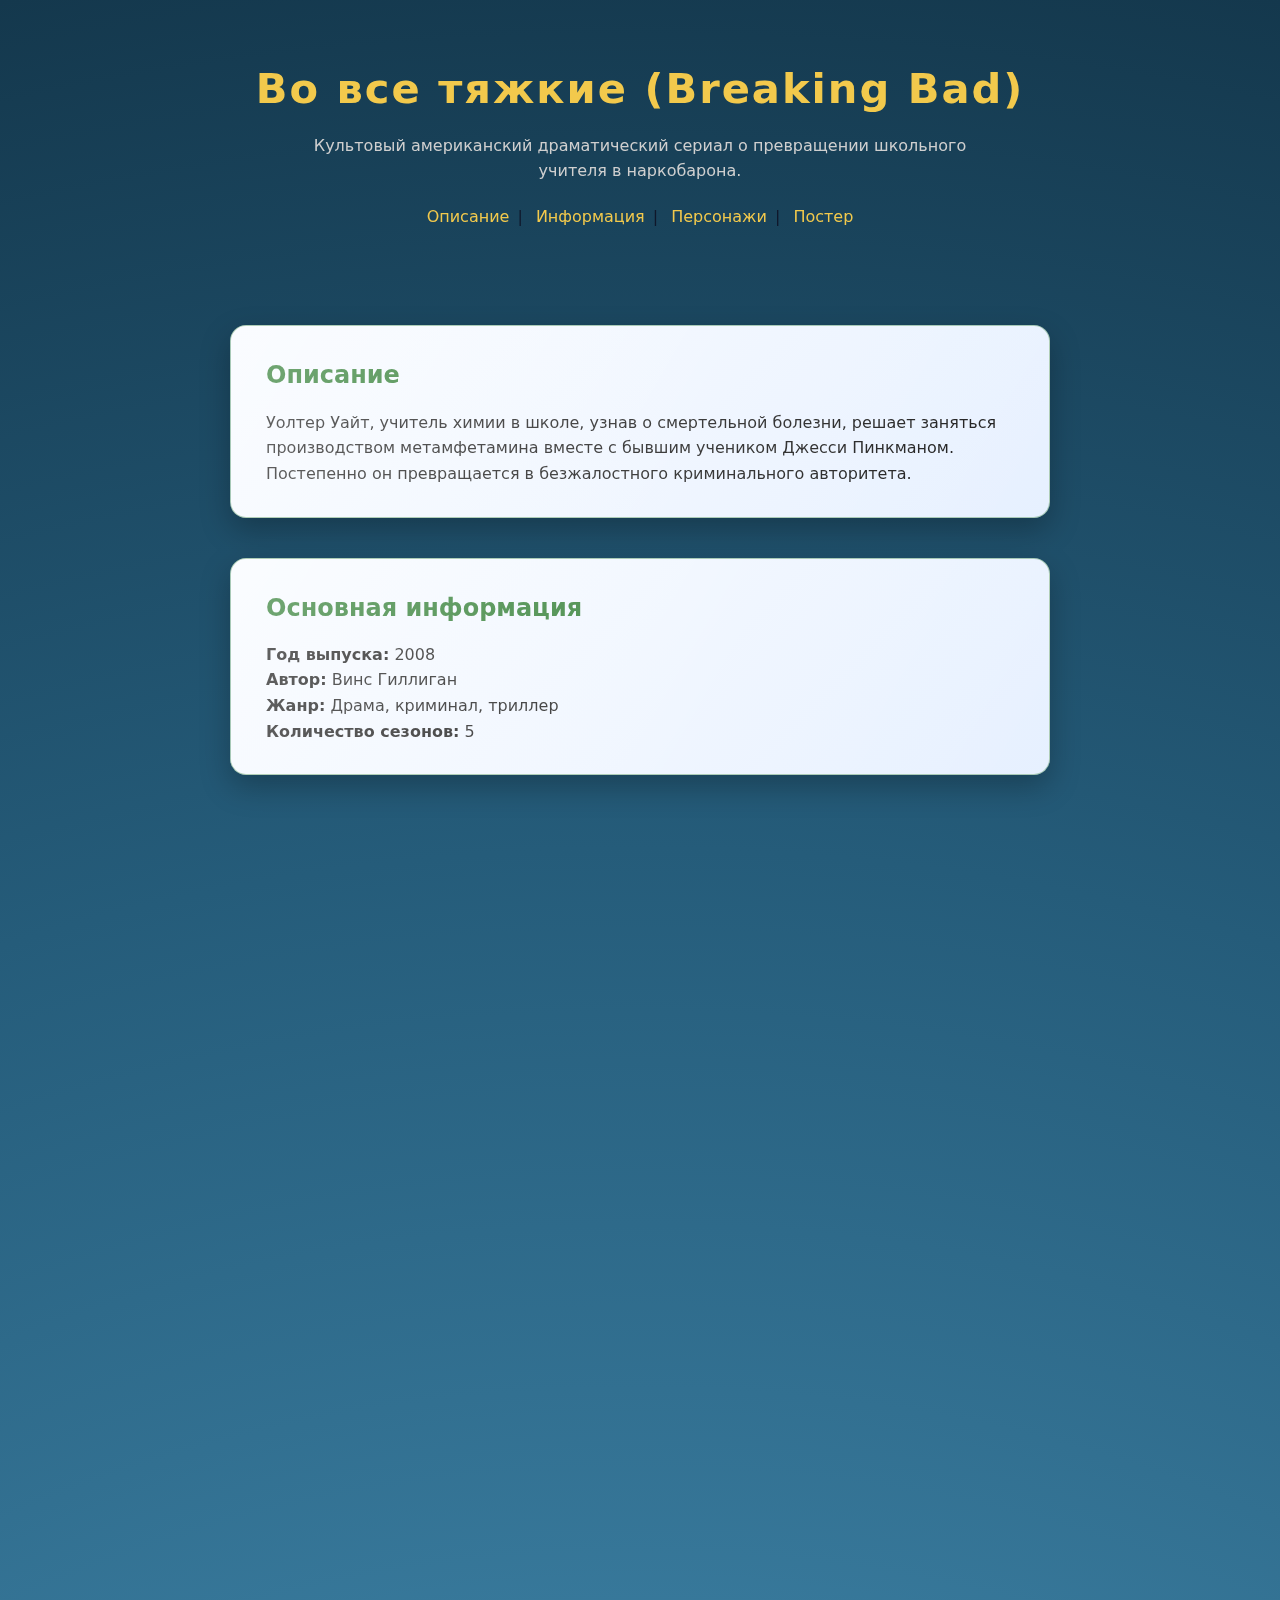
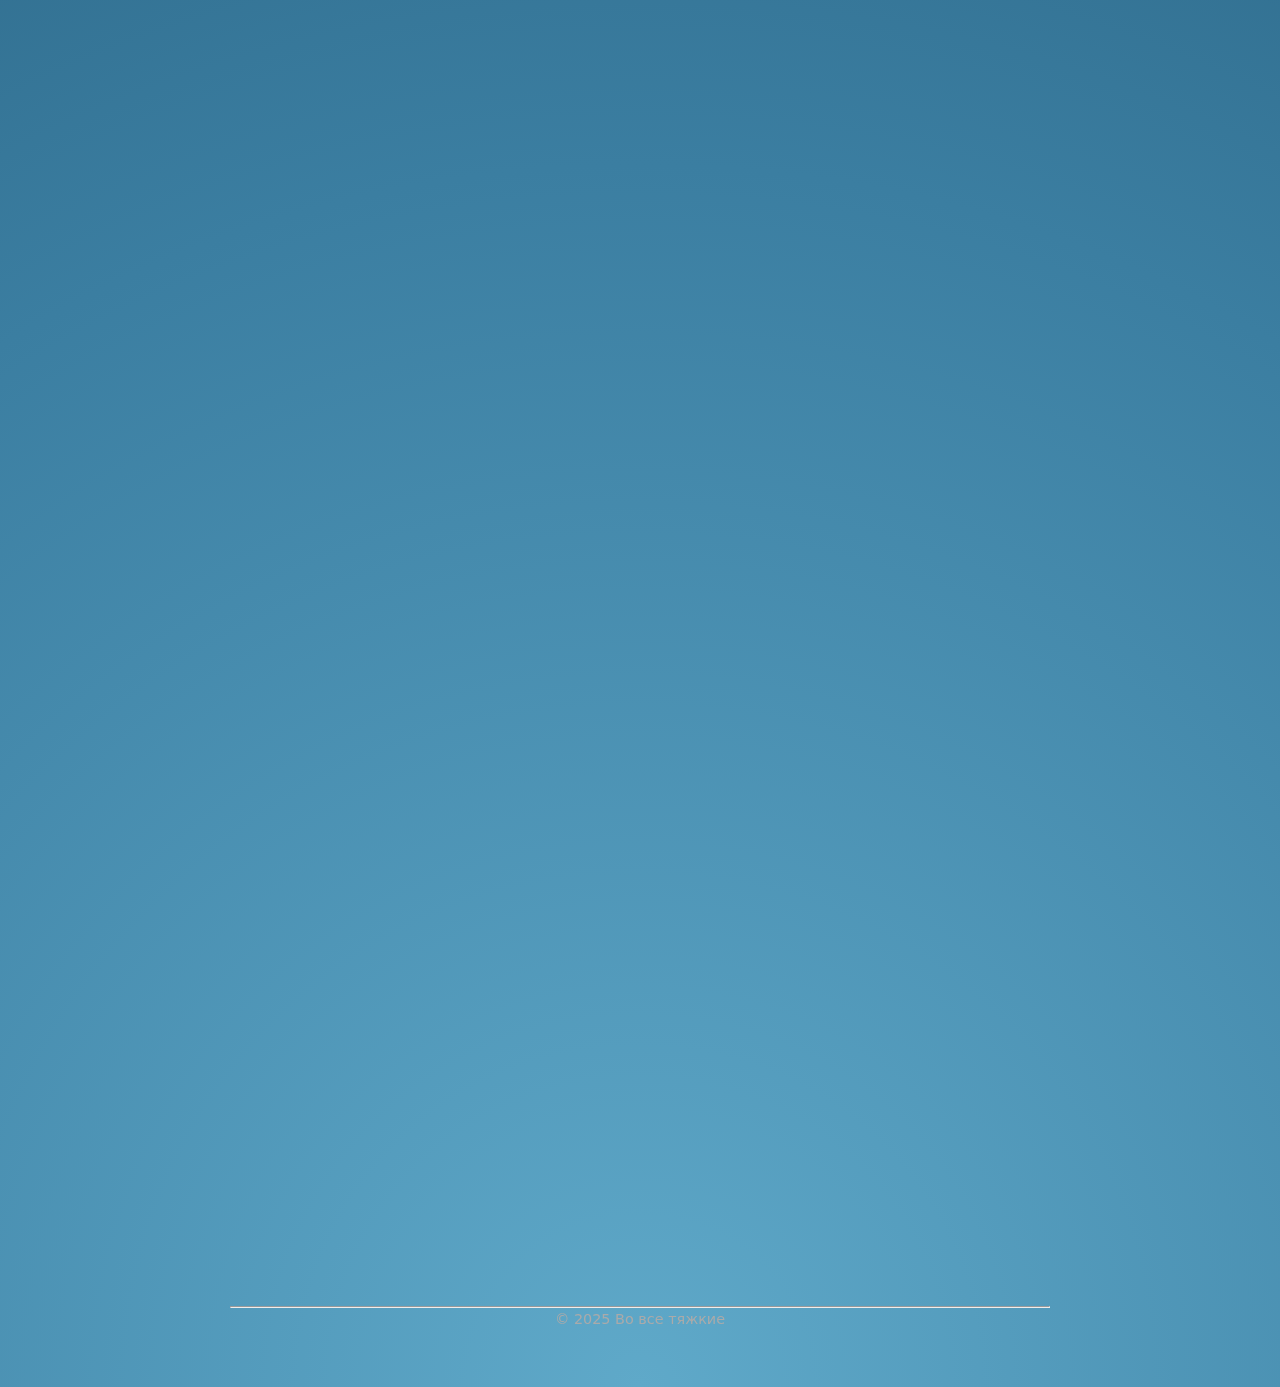
<file: index.html>
<!DOCTYPE html>
<html lang="ru">
<head>
  <link rel="stylesheet" href="style.css">
  <meta charset="UTF-8">
  <meta name="viewport" content="width=device-width, initial-scale=1">
  <title>Во все тяжкие</title>
  <style> body{font-family:system-ui, sans-serif;max-width:900px;margin:0 auto;padding:20px;line-height:1.6}
  header,main,footer{margin:16px 0} nav a{margin-right:8px} img{border-radius:8px} table{border-collapse:collapse}
  td,th{border:1px solid #ccc;padding:6px} blockquote{border-left:4px solid #6ea8fe;padding:8px 12px;background:#f6f8fa;border-radius:8px}
  </style>
</head>
<body>
  <header>
    <h1>Во все тяжкие (Breaking Bad)</h1>
    <p>Культовый американский драматический сериал о превращении школьного учителя в наркобарона.</p>
    <nav>
      <a href="#description">Описание</a>| 
      <a href="#info">Информация</a>| 
      <a href="actors.html">Персонажи</a>| 
      <a href="#poster">Постер</a>
    </nav>
  </header>

  <main>
    <section id="description">
      <h2>Описание</h2>
      <p>Уолтер Уайт, учитель химии в школе, узнав о смертельной болезни, решает заняться производством метамфетамина вместе с бывшим учеником Джесси Пинкманом. Постепенно он превращается в безжалостного криминального авторитета.</p>
    </section>

    <section id="info">
      <h2>Основная информация</h2>
      <p><strong>Год выпуска:</strong> 2008</p>
      <p><strong>Автор:</strong> Винс Гиллиган</p>
      <p><strong>Жанр:</strong> Драма, криминал, триллер</p>
      <p><strong>Количество сезонов:</strong> 5 </p>
    </section>

    <section id="openning">
      <h2>Заставка</h2>
      <iframe width="560" height="315" 
        src="https://www.youtube.com/embed/HhesaQXLuRY" 
        frameborder="0" allowfullscreen></iframe>
    </section>

    <section id="poster">
      <h2>Постер сериала</h2>
      <img src="preview.jpg" alt="Постер сериала Во все тяжкие" width="300">
    </section>

    <section id="links">
      <h2>Дополнительная информация</h2>
      <p><a href="https://www.netflix.com/title/70143836" target="_blank">Смотреть на Netflix</a></p>
      <p><a href="https://ru.wikipedia.org/wiki/Во_все_тяжкие" target="_blank">Статья в Википедии</a></p>
      <p><a href="https://breakingbad.fandom.com/wiki/Breaking_Bad" target="_blank">Фан-вики по сериалу</a></p>
    </section>

    <section>
      <h2>Коммерческий успех</h2>
      <table>
        <tr><th>Показатель</th><th>Результат</th></tr>
        <tr><td>Количество сезонов</td><td>5</td></tr>
        <tr><td>Количество эпизодов</td><td>62</td></tr>
        <tr><td>Награды</td><td>16 премий «Эмми»</td></tr>
      </table>
    </section>

    <section>
      <h2>Известная цитата</h2>
      <blockquote>
        "I am the one who knocks!" <br>— <em>Уолтер Уайт</em>
      </blockquote>
    </section>

    <section>
      <h2>Оставьте свой отзыв</h2>
      <form>
        <label for="name">Ваше имя:</label>
        <input type="text" id="name" name="name" required>

        <label for="review">Ваш отзыв:</label>
        <textarea id="review" name="review"></textarea>

        <button type="submit">Отправить</button>
      </form>
    </section>
  </main>

  <footer><hr><p>© 2025 Во все тяжкие</p></footer>
<script src="script.js"></script>
</body>
</html>
</file>
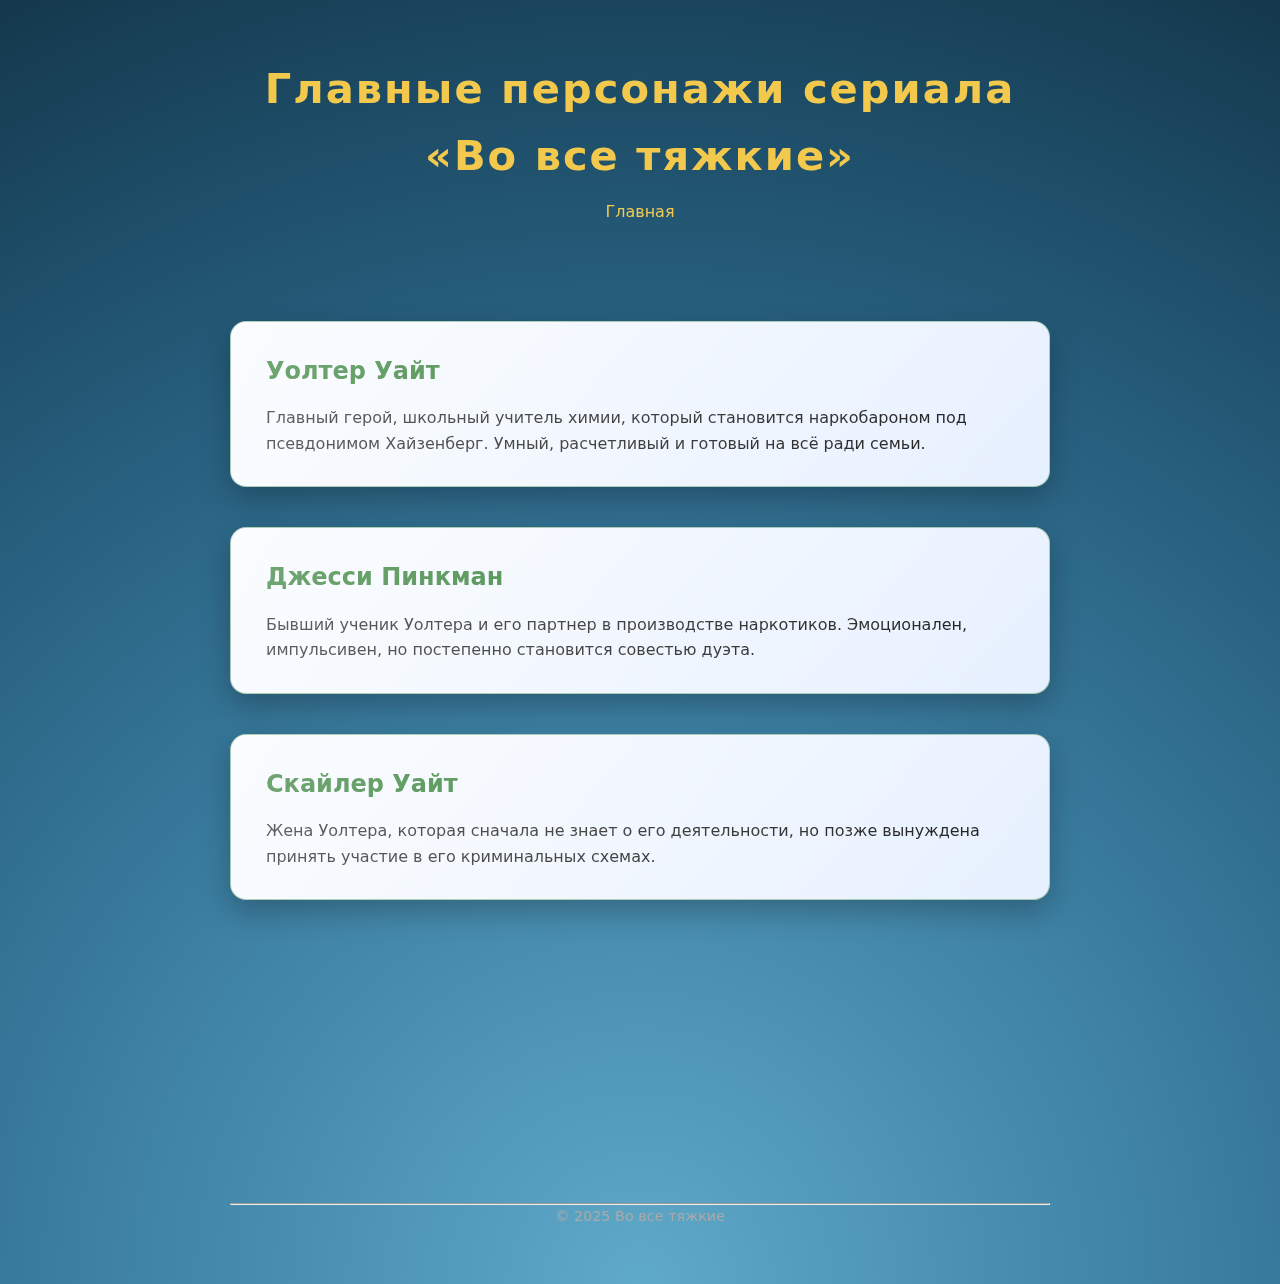
<file: actors.html>
<!DOCTYPE html>
<html lang="ru">
<head>
  <link rel="stylesheet" href="style.css">
  <meta charset="UTF-8">
  <meta name="viewport" content="width=device-width, initial-scale=1">
  <title>Персонажи — Во все тяжкие</title>
  <style>
    body {
      font-family: system-ui, sans-serif;
      max-width: 900px;
      margin: 0 auto;
      padding: 20px;
      line-height: 1.6;
    }
    header, main, footer {
      margin: 16px 0;
    }
    nav a {
      margin-right: 8px;
    }
  </style>
</head>
<body>
  <header>
    <h1>Главные персонажи сериала «Во все тяжкие»</h1>
    <nav>
      <a href="index.html">Главная</a>
    </nav>
  </header>

  <main>
    <section>
      <h2>Уолтер Уайт</h2>
      <p>Главный герой, школьный учитель химии, который становится наркобароном под псевдонимом Хайзенберг. Умный, расчетливый и готовый на всё ради семьи.</p>
    </section>

    <section>
      <h2>Джесси Пинкман</h2>
      <p>Бывший ученик Уолтера и его партнер в производстве наркотиков. Эмоционален, импульсивен, но постепенно становится совестью дуэта.</p>
    </section>

    <section>
      <h2>Скайлер Уайт</h2>
      <p>Жена Уолтера, которая сначала не знает о его деятельности, но позже вынуждена принять участие в его криминальных схемах.</p>
    </section>

    <section>
      <h2>Хэнк Шрейдер</h2>
      <p>Шурин Уолтера и агент УБН, ведущий расследование наркоторговли, не подозревая, что ищет своего родственника.</p>
    </section>
  </main>

  <footer><hr><p>© 2025 Во все тяжкие</p></footer>
<script src="script.js"></script>
</body>
</html>
</file>
<file: style.css>
:root {
--yellow-main: #f2c94c;
--yellow-dark: #c9a227;
--green-toxic: #2f7d32;
--bg-dark: #0f130f;
--bg-light: #f7f6f2;
--text-main: #1c1c1c;
--shadow-hard: 0 12px 30px rgba(0,0,0,0.25);
}

* {
  margin: 0;
  padding: 0;
  box-sizing: border-box;
  }

html {
scroll-behavior: smooth;
}

body {
font-family: "Inter", system-ui, sans-serif;
background: radial-gradient(circle at bottom, #5fa9c9 0%, #3b7ea1 40%, #255c7a 70%, #14384d 100%);
color: #0f172a;
line-height: 1.7;
overflow-x: hidden;
}

/* пузырьки фон */
.bubbles {
position: fixed;
inset: 0;
z-index: -1;
overflow: hidden;
}

.bubble {
position: absolute;
bottom: -100px;
width: 40px;
height: 40px;
background: rgba(255, 255, 255, 0.35);
border-radius: 50%;
animation: rise linear infinite;
}

@keyframes rise {
from {
transform: translateY(0) scale(0.8);
opacity: 0.6;
}
to {
transform: translateY(-120vh) scale(1.2);
opacity: 0;
}
}

/* LAYOUT */
header, main, footer {
max-width: 1100px;
margin: 0 auto;
padding: 20px;
}

header {
text-align: center;
}

header h1 {
font-size: 2.6rem;
letter-spacing: 2px;
color: var(--yellow-main);
}

header p {
max-width: 700px;
margin: 10px auto 20px;
color: #cfcfcf;
}

/* NAV */
nav {
margin-top: 10px;
}

nav a {
color: var(--yellow-main);
text-decoration: none;
margin: 0 8px;
position: relative;
}

nav a::after {
content: "";
position: absolute;
left: 0;
bottom: -4px;
width: 0;
height: 2px;
background: var(--green-toxic);
transition: width .3s ease;
}

nav a:hover::after {
width: 100%;
}

/* SECTIONS */
section {
background: linear-gradient(135deg, #f8fbff 0%, #e6f0ff 100%);
color: var(--text-main);
margin: 40px 0;
padding: 30px 35px;
border-radius: 16px;
box-shadow: var(--shadow-hard);
border: 1px solid rgba(47, 125, 50, 0.35);
transform: translateY(40px);
opacity: 0;
transition: all .8s ease;
position: relative;
overflow: hidden;
}

section::before {
content: "";
position: absolute;
inset: 0;
background: linear-gradient(
120deg,
rgba(255,255,255,0.55),
rgba(255,255,255,0)
);
opacity: 0.6;
pointer-events: none;
}

section.visible {
transform: translateY(0);
opacity: 1;
}

section h2 {
color: var(--green-toxic);
margin-bottom: 15px;
}

/* MEDIA */
img, iframe {
max-width: 100%;
border-radius: 12px;
box-shadow: var(--shadow-hard);
}

iframe {
aspect-ratio: 16 / 9;
}

/* TABLE */
table {
width: 100%;
border-collapse: collapse;
}

th, td {
border-bottom: 1px solid #ccc;
padding: 10px;
}

th {
background: var(--yellow-main);
}

/* BLOCKQUOTE */
blockquote {
border-left: 5px solid var(--green-toxic);
padding: 16px 20px;
background: #eef4ee;
border-radius: 10px;
font-style: italic;
}

/* FORM */
form {
display: flex;
flex-direction: column;
}

label {
margin-top: 12px;
}

input, textarea {
padding: 12px;
margin-top: 6px;
border-radius: 8px;
border: 1px solid #ccc;
}

button {
margin-top: 18px;
padding: 14px;
background: var(--green-toxic);
color: white;
border: none;
border-radius: 10px;
font-size: 1rem;
cursor: pointer;
transition: transform .2s ease, background .3s ease;
}

button:hover {
background: #256628;
transform: translateY(-2px);
}

/* FOOTER */
footer {
text-align: center;
color: #aaa;
font-size: 0.9rem;
margin-bottom: 30px;
}

/* ACTORS PAGE */
body.actors section {
border-left: 6px solid var(--yellow-main);
}

/* ADAPTIVE */
@media (max-width: 768px) {
header h1 {
font-size: 2rem;
}
}
</file>
